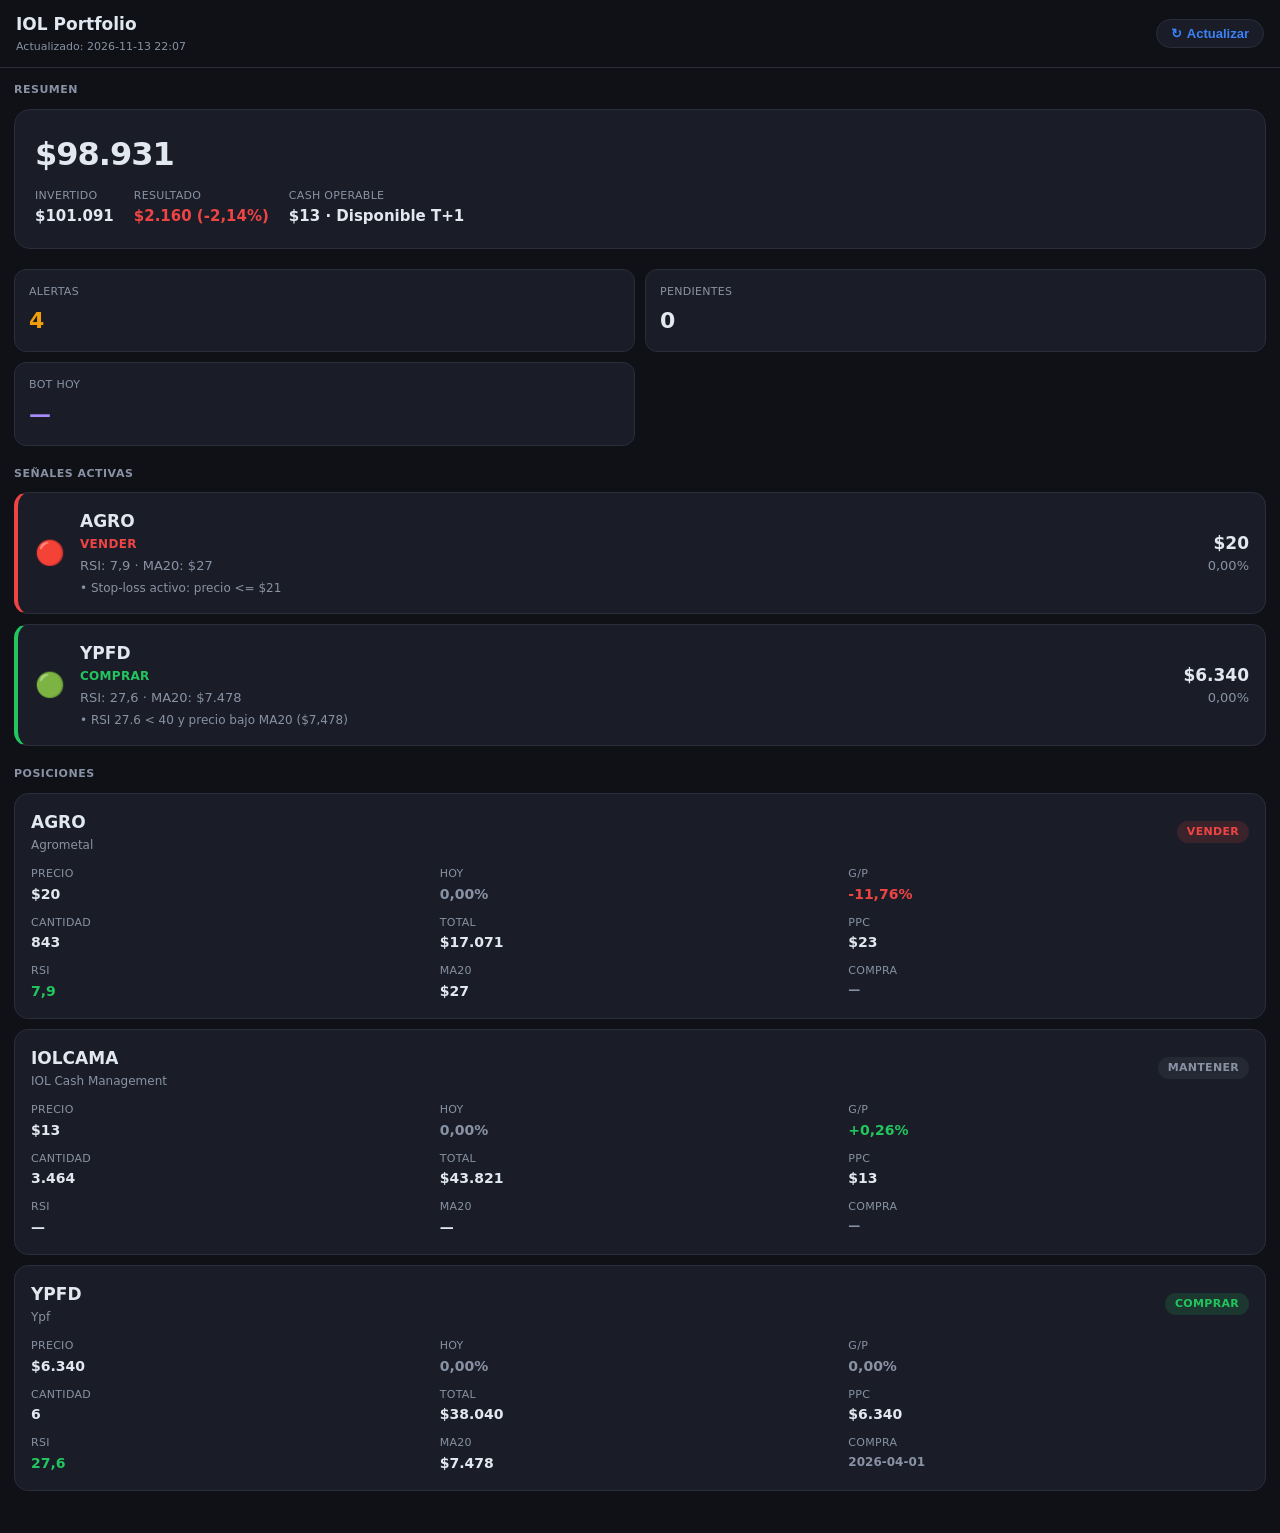
<file: mobile.html>
<!DOCTYPE html>
<html lang="es">
<head>
  <meta charset="UTF-8" />
  <meta name="viewport" content="width=device-width, initial-scale=1.0, maximum-scale=1.0" />
  <meta name="apple-mobile-web-app-capable" content="yes" />
  <meta name="apple-mobile-web-app-status-bar-style" content="black-translucent" />
  <meta name="theme-color" content="#0f1117" />
  <title>IOL · Portfolio</title>
  <style>
    :root {
      --bg:      #0f1117;
      --surface: #1a1d27;
      --surface2:#22253a;
      --border:  #2a2d3a;
      --text:    #e2e8f0;
      --muted:   #8892a4;
      --green:   #22c55e;
      --red:     #ef4444;
      --yellow:  #f59e0b;
      --blue:    #3b82f6;
      --purple:  #a78bfa;
    }

    * { box-sizing: border-box; margin: 0; padding: 0; -webkit-tap-highlight-color: transparent; }

    body {
      background: var(--bg);
      color: var(--text);
      font-family: -apple-system, 'Segoe UI', system-ui, sans-serif;
      font-size: 15px;
      line-height: 1.5;
      min-height: 100dvh;
      padding-bottom: env(safe-area-inset-bottom);
    }

    /* ── Top bar ─────────────────────────────── */
    .topbar {
      position: sticky;
      top: 0;
      z-index: 10;
      background: var(--bg);
      border-bottom: 1px solid var(--border);
      padding: 12px 16px;
      display: flex;
      align-items: center;
      justify-content: space-between;
    }
    .topbar-title { font-size: 17px; font-weight: 700; }
    .topbar-meta  { font-size: 11px; color: var(--muted); margin-top: 1px; }

    .refresh-btn {
      background: var(--surface);
      border: 1px solid var(--border);
      border-radius: 20px;
      color: var(--blue);
      font-size: 13px;
      font-weight: 600;
      padding: 6px 14px;
      cursor: pointer;
      transition: background 0.15s;
      display: flex;
      align-items: center;
      gap: 5px;
    }
    .refresh-btn:active { background: var(--surface2); }
    .refresh-btn.loading { opacity: 0.5; pointer-events: none; }

    /* ── Main layout ─────────────────────────── */
    main { padding: 14px 14px 32px; display: flex; flex-direction: column; gap: 20px; }

    /* ── Section title ───────────────────────── */
    .section-title {
      font-size: 11px;
      font-weight: 700;
      text-transform: uppercase;
      letter-spacing: 0.5px;
      color: var(--muted);
      margin-bottom: 10px;
    }

    /* ── Balance card ────────────────────────── */
    .balance-card {
      background: var(--surface);
      border: 1px solid var(--border);
      border-radius: 16px;
      padding: 20px;
    }
    .balance-total { font-size: 32px; font-weight: 800; letter-spacing: -1px; }
    .balance-meta  { display: flex; gap: 20px; margin-top: 10px; flex-wrap: wrap; }
    .balance-item  { display: flex; flex-direction: column; gap: 1px; }
    .balance-item .lbl { font-size: 11px; color: var(--muted); text-transform: uppercase; letter-spacing: 0.3px; }
    .balance-item .val { font-size: 15px; font-weight: 600; }

    /* ── KPI row ─────────────────────────────── */
    .kpi-row { display: grid; grid-template-columns: 1fr 1fr; gap: 10px; }
    .kpi-card {
      background: var(--surface);
      border: 1px solid var(--border);
      border-radius: 12px;
      padding: 14px;
    }
    .kpi-card .lbl { font-size: 11px; color: var(--muted); text-transform: uppercase; letter-spacing: 0.3px; margin-bottom: 4px; }
    .kpi-card .val { font-size: 22px; font-weight: 700; }
    .kpi-card.alert .val { color: var(--yellow); }
    .kpi-card.bot   .val { color: var(--purple); }

    /* ── Alert cards ─────────────────────────── */
    .alert-list { display: flex; flex-direction: column; gap: 10px; }
    .alert-card {
      background: var(--surface);
      border: 1px solid var(--border);
      border-radius: 14px;
      padding: 16px;
      display: flex;
      align-items: center;
      gap: 14px;
    }
    .alert-card.COMPRAR { border-left: 4px solid var(--green); }
    .alert-card.VENDER  { border-left: 4px solid var(--red); }
    .alert-card.ALERTA  { border-left: 4px solid var(--yellow); }

    .alert-icon {
      font-size: 24px;
      min-width: 32px;
      text-align: center;
    }
    .alert-body { flex: 1; min-width: 0; }
    .alert-sym  { font-size: 17px; font-weight: 700; }
    .alert-rec  { font-size: 12px; font-weight: 700; letter-spacing: 0.3px; margin-bottom: 3px; }
    .alert-rec.COMPRAR { color: var(--green); }
    .alert-rec.VENDER  { color: var(--red); }
    .alert-rec.ALERTA  { color: var(--yellow); }
    .alert-detail { font-size: 13px; color: var(--muted); }
    .alert-signals { font-size: 12px; color: var(--muted); margin-top: 4px; }

    .alert-price { text-align: right; min-width: 70px; }
    .alert-price .price { font-size: 17px; font-weight: 700; }
    .alert-price .day   { font-size: 13px; }

    /* ── Position cards ──────────────────────── */
    .position-card {
      background: var(--surface);
      border: 1px solid var(--border);
      border-radius: 14px;
      padding: 16px;
    }
    .position-header {
      display: flex;
      align-items: center;
      justify-content: space-between;
      margin-bottom: 12px;
    }
    .position-sym  { font-size: 17px; font-weight: 700; }
    .position-desc { font-size: 12px; color: var(--muted); margin-top: 1px; }

    .position-grid {
      display: grid;
      grid-template-columns: 1fr 1fr 1fr;
      gap: 10px 8px;
    }
    .position-grid .cell .lbl { font-size: 11px; color: var(--muted); text-transform: uppercase; letter-spacing: 0.3px; }
    .position-grid .cell .val { font-size: 14px; font-weight: 600; margin-top: 1px; }

    /* ── Badge ───────────────────────────────── */
    .badge {
      display: inline-block;
      padding: 3px 10px;
      border-radius: 20px;
      font-size: 11px;
      font-weight: 700;
      letter-spacing: 0.3px;
    }
    .badge.COMPRAR  { background: rgba(34,197,94,.15);  color: var(--green); }
    .badge.VENDER   { background: rgba(239,68,68,.15);  color: var(--red); }
    .badge.ALERTA   { background: rgba(245,158,11,.15); color: var(--yellow); }
    .badge.MANTENER { background: rgba(136,146,164,.1); color: var(--muted); }

    /* ── Trade list ──────────────────────────── */
    .trade-card {
      background: var(--surface);
      border: 1px solid var(--border);
      border-radius: 12px;
      padding: 14px;
      display: flex;
      align-items: center;
      justify-content: space-between;
      gap: 12px;
    }
    .trade-left .sym   { font-size: 15px; font-weight: 700; }
    .trade-left .meta  { font-size: 12px; color: var(--muted); margin-top: 2px; }
    .trade-right       { text-align: right; }
    .trade-right .amt  { font-size: 15px; font-weight: 700; }
    .trade-right .status { font-size: 11px; margin-top: 2px; }
    .status-ok  { color: var(--green); }
    .status-err { color: var(--red); }

    /* ── Color helpers ───────────────────────── */
    .pos { color: var(--green); }
    .neg { color: var(--red); }
    .neu { color: var(--muted); }

    /* ── Empty state ─────────────────────────── */
    .empty {
      text-align: center;
      color: var(--muted);
      font-size: 13px;
      padding: 24px;
      background: var(--surface);
      border: 1px solid var(--border);
      border-radius: 14px;
    }

    /* ── Skeleton loader ─────────────────────── */
    .skeleton {
      background: linear-gradient(90deg, var(--surface) 25%, var(--surface2) 50%, var(--surface) 75%);
      background-size: 200% 100%;
      animation: shimmer 1.4s infinite;
      border-radius: 8px;
      height: 18px;
    }
    @keyframes shimmer { 0% { background-position: 200% 0 } 100% { background-position: -200% 0 } }
  </style>
</head>
<body>

<header class="topbar">
  <div>
    <div class="topbar-title">IOL Portfolio</div>
    <div class="topbar-meta" id="last-updated">Cargando…</div>
  </div>
  <button class="refresh-btn" id="refresh-btn" onclick="reload()">
    <span id="refresh-icon">↻</span> Actualizar
  </button>
</header>

<main>
  <!-- Balance -->
  <div>
    <div class="section-title">Resumen</div>
    <div class="balance-card" id="balance-card">
      <div class="skeleton" style="width:60%;height:36px;margin-bottom:14px"></div>
      <div class="skeleton" style="width:80%;height:16px"></div>
    </div>
  </div>

  <!-- KPIs -->
  <div class="kpi-row">
    <div class="kpi-card alert"><div class="lbl">Alertas</div><div class="val" id="alert-count">—</div></div>
    <div class="kpi-card"><div class="lbl">Pendientes</div><div class="val" id="pending-count">—</div></div>
    <div class="kpi-card bot">  <div class="lbl">Bot hoy</div><div class="val" id="bot-ops">—</div></div>
  </div>

  <!-- Alerts -->
  <div id="alerts-section">
    <div class="section-title">Señales activas</div>
    <div class="alert-list" id="alerts-container">
      <div class="empty">Sin señales activas</div>
    </div>
  </div>

  <!-- Positions -->
  <div>
    <div class="section-title">Posiciones</div>
    <div id="positions-container">
      <div class="empty">Cargando…</div>
    </div>
  </div>

  <!-- Trades -->
  <div id="trades-section" style="display:none">
    <div class="section-title">Operaciones del bot</div>
    <div id="trades-container"></div>
  </div>
</main>

<script>
const DATA_URL   = "data/portfolio.json";
const TRADES_URL = "data/trades_log.json";

function fmt(n, d = 0) {
  return new Intl.NumberFormat("es-AR", { minimumFractionDigits: d, maximumFractionDigits: d }).format(n);
}
function pct(v) {
  const cls = v > 0 ? "pos" : v < 0 ? "neg" : "neu";
  return `<span class="${cls}">${v > 0 ? "+" : ""}${fmt(v, 2)}%</span>`;
}
function recIcon(r) {
  return { COMPRAR: "🟢", VENDER: "🔴", ALERTA: "⚠️", MANTENER: "⚪" }[r] ?? "⚪";
}
function liquidationLabel(liq) {
  return {
    inmediato: "Contado inmediato",
    hrs24: "Disponible T+1",
    hrs48: "Disponible T+2",
    hrs72: "Disponible T+3",
    masHrs72: "Disponible > T+3",
  }[liq] ?? liq ?? "";
}

function renderBalance(data) {
  const gain    = data.total_gain ?? 0;
  const gainPct = data.total_gain_pct ?? 0;
  const gSign   = gain >= 0 ? "+" : "";
  const gCls    = gain >= 0 ? "pos" : "neg";
  document.getElementById("balance-card").innerHTML = `
    <div class="balance-total">$${fmt(data.total_ars)}</div>
    <div class="balance-meta">
      <div class="balance-item">
        <span class="lbl">Invertido</span>
        <span class="val">$${fmt(data.invested_ars ?? data.invested ?? 0)}</span>
      </div>
      <div class="balance-item">
        <span class="lbl">Resultado</span>
        <span class="val ${gCls}">${gSign}$${fmt(Math.abs(gain))} (${gSign}${fmt(gainPct, 2)}%)</span>
      </div>
      <div class="balance-item">
        <span class="lbl">Cash operable</span>
        <span class="val">$${fmt(data.cash_available ?? 0)} · ${liquidationLabel(data.cash_liquidation)}</span>
      </div>
    </div>`;
  document.getElementById("last-updated").textContent = `Actualizado: ${data.last_updated}`;
  document.getElementById("alert-count").textContent = data.alert_count ?? 0;
  document.getElementById("pending-count").textContent = data.pending_orders_count ?? 0;
}

function renderAlerts(positions) {
  const alerts = positions.filter(p => ["COMPRAR", "VENDER", "ALERTA"].includes(p.recommendation));
  const cont   = document.getElementById("alerts-container");

  if (alerts.length === 0) {
    cont.innerHTML = `<div class="empty">✅ Sin señales activas</div>`;
    return;
  }

  cont.innerHTML = alerts.map(a => `
    <div class="alert-card ${a.recommendation}">
      <div class="alert-icon">${recIcon(a.recommendation)}</div>
      <div class="alert-body">
        <div class="alert-sym">${a.symbol}</div>
        <div class="alert-rec ${a.recommendation}">${a.recommendation}</div>
        <div class="alert-detail">
          RSI: ${a.rsi != null ? fmt(a.rsi, 1) : "—"} · MA20: ${a.ma20 != null ? "$" + fmt(a.ma20) : "—"}
        </div>
        ${a.signals?.length ? `<div class="alert-signals">${a.signals.map(s => "• " + s).join("  ")}</div>` : ""}
      </div>
      <div class="alert-price">
        <div class="price">$${fmt(a.unit_price)}</div>
        <div class="day">${pct(a.daily_change_pct ?? 0)}</div>
      </div>
    </div>`).join("");
}

function renderPositions(positions) {
  const cont = document.getElementById("positions-container");
  if (!positions.length) {
    cont.innerHTML = `<div class="empty">Sin posiciones</div>`;
    return;
  }
  cont.innerHTML = positions.map(p => {
    const gpCls  = p.gain_pct > 0 ? "pos" : p.gain_pct < 0 ? "neg" : "neu";
    const gpSign = p.gain_pct > 0 ? "+" : "";
    return `
    <div class="position-card" style="margin-bottom:10px">
      <div class="position-header">
        <div>
          <div class="position-sym">${p.symbol}</div>
          <div class="position-desc">${p.description ?? ""}</div>
        </div>
        <span class="badge ${p.recommendation}">${p.recommendation}</span>
      </div>
      <div class="position-grid">
        <div class="cell"><div class="lbl">Precio</div><div class="val">$${fmt(p.unit_price)}</div></div>
        <div class="cell"><div class="lbl">Hoy</div><div class="val">${pct(p.daily_change_pct ?? 0)}</div></div>
        <div class="cell"><div class="lbl">G/P</div><div class="val ${gpCls}">${gpSign}${fmt(p.gain_pct, 2)}%</div></div>
        <div class="cell"><div class="lbl">Cantidad</div><div class="val">${fmt(p.quantity)}</div></div>
        <div class="cell"><div class="lbl">Total</div><div class="val">$${fmt(p.total_value)}</div></div>
        <div class="cell"><div class="lbl">PPC</div><div class="val">$${fmt(p.ppc)}</div></div>
        <div class="cell"><div class="lbl">RSI</div><div class="val ${p.rsi != null && p.rsi < 35 ? "pos" : p.rsi != null && p.rsi > 65 ? "neg" : ""}">${p.rsi != null ? fmt(p.rsi, 1) : "—"}</div></div>
        <div class="cell"><div class="lbl">MA20</div><div class="val">${p.ma20 != null ? "$" + fmt(p.ma20) : "—"}</div></div>
        <div class="cell"><div class="lbl">Compra</div><div class="val" style="font-size:12px;color:var(--muted)">${p.buy_date ?? "—"}</div></div>
      </div>
    </div>`; }).join("");
}

async function renderTrades() {
  try {
    const r   = await fetch(`${TRADES_URL}?t=${Date.now()}`);
    if (!r.ok) return;
    const raw  = await r.json();
    const log  = Array.isArray(raw) ? raw : (raw.trades ?? []);
    if (!log.length) return;

    const today    = new Date().toISOString().slice(0, 10);
    const todayOps = log.filter(t => t.date?.startsWith(today) && t.status === "executed").length;
    document.getElementById("bot-ops").textContent = `${todayOps} op${todayOps !== 1 ? "s" : ""}`;

    const section = document.getElementById("trades-section");
    section.style.display = "";

    const recent = [...log].reverse().slice(0, 10);
    document.getElementById("trades-container").innerHTML = recent.map(t => {
      const isBuy   = t.side === "buy";
      const ok      = t.status === "executed";
      const sideStr = isBuy ? "COMPRA" : "VENTA";
      const sideCls = isBuy ? "pos" : "neg";
      return `
      <div class="trade-card" style="margin-bottom:8px">
        <div class="trade-left">
          <div class="sym"><span class="${sideCls}">${sideStr}</span> ${t.symbol}</div>
          <div class="meta">${t.reason ?? ""} · ${(t.date ?? "").slice(0, 16).replace("T", " ")}</div>
        </div>
        <div class="trade-right">
          <div class="amt">${fmt(t.quantity)} × $${fmt(t.price)}</div>
          <div class="status ${ok ? "status-ok" : "status-err"}">${ok ? "✓ Ejecutada" : "✗ Error"}</div>
        </div>
      </div>`; }).join("");
  } catch (_) {}
}

async function loadData() {
  const btn  = document.getElementById("refresh-btn");
  const icon = document.getElementById("refresh-icon");
  btn.classList.add("loading");
  icon.style.display = "none";

  try {
    const r    = await fetch(`${DATA_URL}?t=${Date.now()}`);
    if (!r.ok) throw new Error("No se pudo cargar portfolio.json");
    const data = await r.json();

    renderBalance(data);
    renderAlerts(data.positions);
    renderPositions(data.positions);
    await renderTrades();
  } catch (e) {
    document.getElementById("balance-card").innerHTML =
      `<div style="color:var(--red);font-size:13px">Error: ${e.message}</div>`;
  } finally {
    btn.classList.remove("loading");
    icon.style.display = "";
  }
}

function reload() { loadData(); }

loadData();
setInterval(loadData, 10 * 60 * 1000);
</script>
</body>
</html>
</file>
